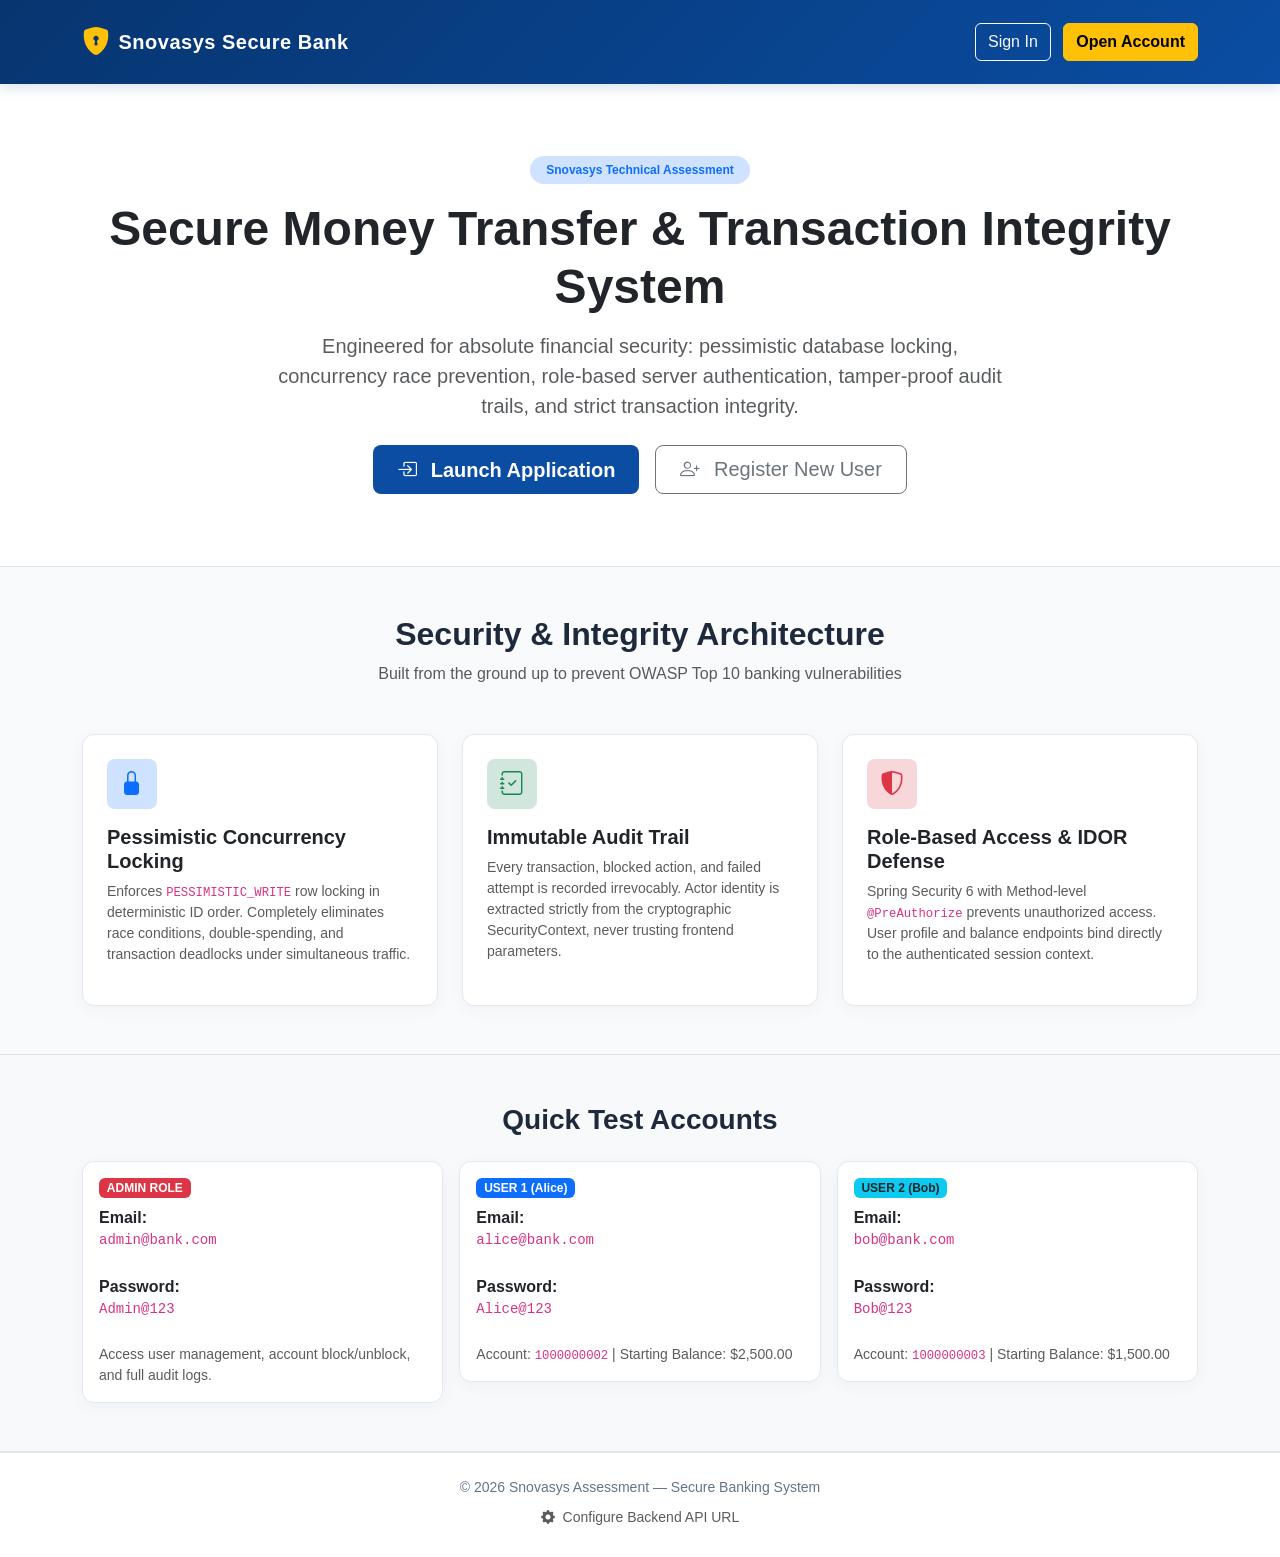
<file: index.html>
<!DOCTYPE html>
<html lang="en">
<head>
  <meta charset="UTF-8">
  <meta name="viewport" content="width=device-width, initial-scale=1.0">
  <title>Snovasys Secure Money Transfer System</title>
  <link href="https://cdn.jsdelivr.net/npm/bootstrap@5.3.3/dist/css/bootstrap.min.css" rel="stylesheet">
  <link rel="stylesheet" href="https://cdn.jsdelivr.net/npm/bootstrap-icons@1.11.3/font/bootstrap-icons.min.css">
  <link rel="stylesheet" href="css/style.css">
</head>
<body>

  <!-- Navigation -->
  <nav class="navbar navbar-expand-lg navbar-dark navbar-bank py-3">
    <div class="container">
      <a class="navbar-brand d-flex align-items-center" href="index.html">
        <i class="bi bi-shield-lock-fill fs-3 me-2 text-warning"></i>
        <span>Snovasys Secure Bank</span>
      </a>
      <div class="ms-auto">
        <a href="login.html" class="btn btn-outline-light me-2">Sign In</a>
        <a href="register.html" class="btn btn-warning fw-semibold">Open Account</a>
      </div>
    </div>
  </nav>

  <!-- Hero Section -->
  <header class="py-5 bg-white border-bottom">
    <div class="container py-4 text-center">
      <span class="badge bg-primary-subtle text-primary px-3 py-2 rounded-pill fw-semibold mb-3">
        Snovasys Technical Assessment
      </span>
      <h1 class="display-5 fw-bold text-dark mb-3">
        Secure Money Transfer & Transaction Integrity System
      </h1>
      <p class="lead text-muted mx-auto col-lg-8 mb-4">
        Engineered for absolute financial security: pessimistic database locking, concurrency race prevention,
        role-based server authentication, tamper-proof audit trails, and strict transaction integrity.
      </p>
      <div class="d-flex justify-content-center gap-3">
        <a href="login.html" class="btn btn-bank-primary btn-lg px-4">
          <i class="bi bi-box-arrow-in-right me-2"></i> Launch Application
        </a>
        <a href="register.html" class="btn btn-outline-secondary btn-lg px-4">
          <i class="bi bi-person-plus me-2"></i> Register New User
        </a>
      </div>
    </div>
  </header>

  <!-- Core Security Architecture Pillars -->
  <section class="container py-5">
    <div class="text-center mb-5">
      <h2 class="fw-bold">Security & Integrity Architecture</h2>
      <p class="text-muted">Built from the ground up to prevent OWASP Top 10 banking vulnerabilities</p>
    </div>

    <div class="row g-4">
      <div class="col-md-4">
        <div class="card bank-card h-100 p-4">
          <div class="d-inline-flex align-items-center justify-content-center bg-primary-subtle text-primary rounded-3 p-3 mb-3" style="width: 50px; height: 50px;">
            <i class="bi bi-lock-fill fs-4"></i>
          </div>
          <h5 class="fw-bold">Pessimistic Concurrency Locking</h5>
          <p class="text-muted small">
            Enforces <code>PESSIMISTIC_WRITE</code> row locking in deterministic ID order. Completely eliminates
            race conditions, double-spending, and transaction deadlocks under simultaneous traffic.
          </p>
        </div>
      </div>

      <div class="col-md-4">
        <div class="card bank-card h-100 p-4">
          <div class="d-inline-flex align-items-center justify-content-center bg-success-subtle text-success rounded-3 p-3 mb-3" style="width: 50px; height: 50px;">
            <i class="bi bi-journal-check fs-4"></i>
          </div>
          <h5 class="fw-bold">Immutable Audit Trail</h5>
          <p class="text-muted small">
            Every transaction, blocked action, and failed attempt is recorded irrevocably. Actor identity is extracted
            strictly from the cryptographic SecurityContext, never trusting frontend parameters.
          </p>
        </div>
      </div>

      <div class="col-md-4">
        <div class="card bank-card h-100 p-4">
          <div class="d-inline-flex align-items-center justify-content-center bg-danger-subtle text-danger rounded-3 p-3 mb-3" style="width: 50px; height: 50px;">
            <i class="bi bi-shield-shaded fs-4"></i>
          </div>
          <h5 class="fw-bold">Role-Based Access & IDOR Defense</h5>
          <p class="text-muted small">
            Spring Security 6 with Method-level <code>@PreAuthorize</code> prevents unauthorized access. User profile and
            balance endpoints bind directly to the authenticated session context.
          </p>
        </div>
      </div>
    </div>
  </section>

  <!-- Demo Accounts Section -->
  <section class="bg-light py-5 border-top border-bottom">
    <div class="container text-center">
      <h3 class="fw-bold mb-4">Quick Test Accounts</h3>
      <div class="row justify-content-center g-3">
        <div class="col-md-4">
          <div class="card bank-card p-3 text-start">
            <span class="badge bg-danger mb-2 align-self-start">ADMIN ROLE</span>
            <strong>Email:</strong> <code>admin@bank.com</code><br>
            <strong>Password:</strong> <code>Admin@123</code><br>
            <small class="text-muted">Access user management, account block/unblock, and full audit logs.</small>
          </div>
        </div>
        <div class="col-md-4">
          <div class="card bank-card p-3 text-start">
            <span class="badge bg-primary mb-2 align-self-start">USER 1 (Alice)</span>
            <strong>Email:</strong> <code>alice@bank.com</code><br>
            <strong>Password:</strong> <code>Alice@123</code><br>
            <small class="text-muted">Account: <code>1000000002</code> | Starting Balance: $2,500.00</small>
          </div>
        </div>
        <div class="col-md-4">
          <div class="card bank-card p-3 text-start">
            <span class="badge bg-info text-dark mb-2 align-self-start">USER 2 (Bob)</span>
            <strong>Email:</strong> <code>bob@bank.com</code><br>
            <strong>Password:</strong> <code>Bob@123</code><br>
            <small class="text-muted">Account: <code>1000000003</code> | Starting Balance: $1,500.00</small>
          </div>
        </div>
      </div>
    </div>
  </section>

  <footer class="py-4 text-center">
    <div class="container">
      <p class="mb-1">&copy; 2026 Snovasys Assessment &mdash; Secure Banking System</p>
      <div>
        <button class="btn btn-sm btn-link text-muted text-decoration-none" onclick="configureApiEndpoint()">
          <i class="bi bi-gear-fill me-1"></i> Configure Backend API URL
        </button>
      </div>
    </div>
  </footer>

  <script src="https://cdn.jsdelivr.net/npm/bootstrap@5.3.3/dist/js/bootstrap.bundle.min.js"></script>
  <script src="js/api.js"></script>
</body>
</html>
</file>
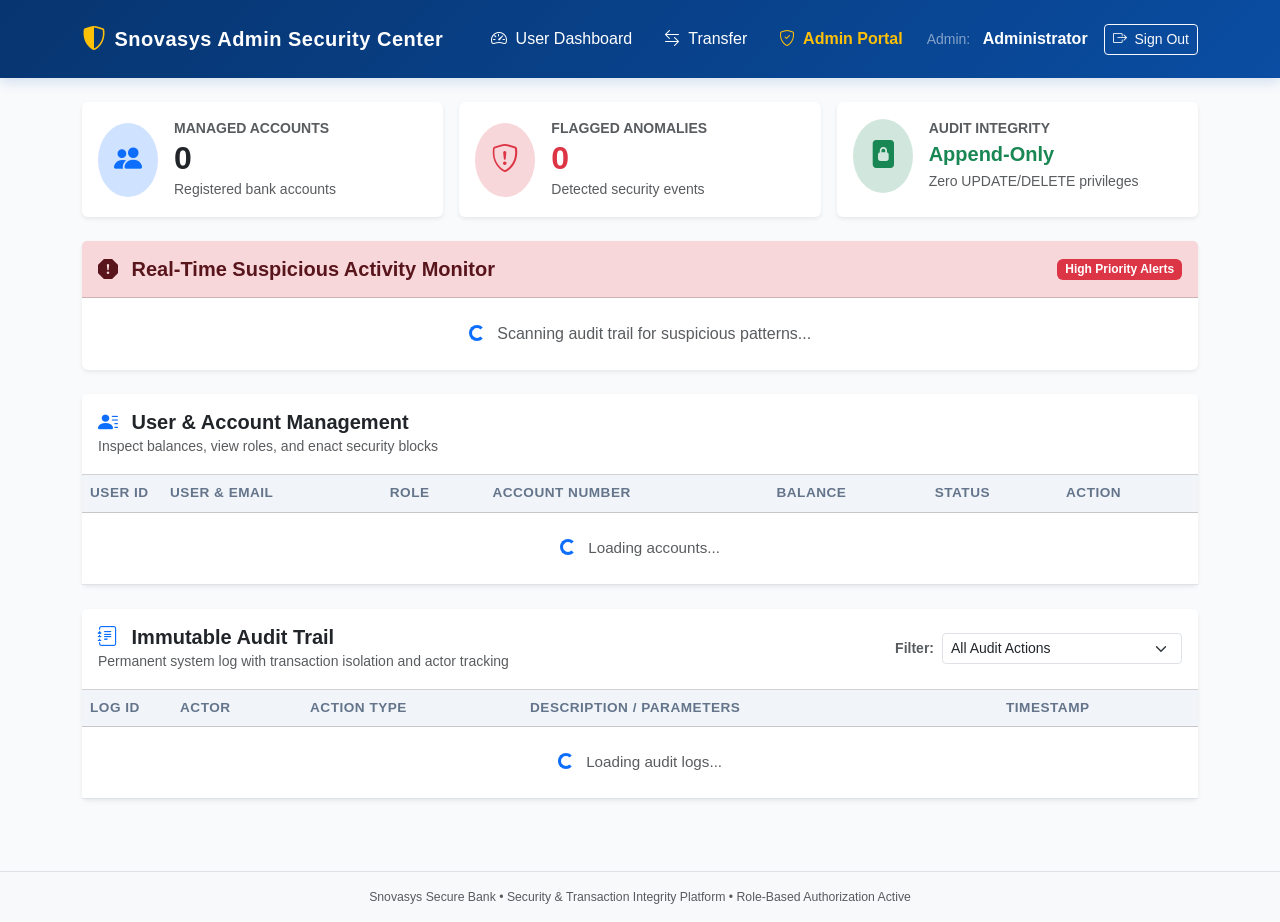
<file: admin.html>
<!DOCTYPE html>
<html lang="en">
<head>
  <meta charset="UTF-8">
  <meta name="viewport" content="width=device-width, initial-scale=1.0">
  <title>Admin Portal &mdash; Snovasys Secure Bank</title>
  <link href="https://cdn.jsdelivr.net/npm/bootstrap@5.3.3/dist/css/bootstrap.min.css" rel="stylesheet">
  <link rel="stylesheet" href="https://cdn.jsdelivr.net/npm/bootstrap-icons@1.11.3/font/bootstrap-icons.min.css">
  <link rel="stylesheet" href="css/style.css">
</head>
<body>

  <!-- Top Navigation -->
  <nav class="navbar navbar-expand-lg navbar-dark navbar-bank py-3">
    <div class="container">
      <a class="navbar-brand d-flex align-items-center" href="dashboard.html">
        <i class="bi bi-shield-shaded fs-4 me-2 text-warning"></i>
        <span>Snovasys Admin Security Center</span>
      </a>

      <div class="collapse navbar-collapse" id="navbarNav">
        <ul class="navbar-nav ms-auto align-items-center">
          <li class="nav-item me-3">
            <a class="nav-link text-white" href="dashboard.html"><i class="bi bi-speedometer2 me-1"></i> User Dashboard</a>
          </li>
          <li class="nav-item me-3">
            <a class="nav-link text-white" href="transfer.html"><i class="bi bi-arrow-left-right me-1"></i> Transfer</a>
          </li>
          <li class="nav-item me-3">
            <a class="nav-link active text-warning fw-semibold" href="admin.html"><i class="bi bi-shield-check me-1"></i> Admin Portal</a>
          </li>
          <li class="nav-item me-3">
            <span class="text-white-50 small me-2">Admin:</span>
            <span class="text-white fw-bold" id="navAdminName">Administrator</span>
          </li>
          <li class="nav-item">
            <button class="btn btn-sm btn-outline-light" onclick="logout()">
              <i class="bi bi-box-arrow-right me-1"></i> Sign Out
            </button>
          </li>
        </ul>
      </div>
    </div>
  </nav>

  <div class="container py-4">

    <!-- Overview Metrics Cards -->
    <div class="row g-3 mb-4">
      <div class="col-md-4">
        <div class="card shadow-sm border-0 h-100 p-3">
          <div class="d-flex align-items-center">
            <div class="rounded-circle bg-primary-subtle text-primary p-3 me-3 fs-3">
              <i class="bi bi-people-fill"></i>
            </div>
            <div>
              <div class="text-muted small text-uppercase fw-semibold">Managed Accounts</div>
              <h2 class="fw-bold mb-0" id="totalUsersCount">0</h2>
              <small class="text-muted">Registered bank accounts</small>
            </div>
          </div>
        </div>
      </div>

      <div class="col-md-4">
        <div class="card shadow-sm border-0 h-100 p-3">
          <div class="d-flex align-items-center">
            <div class="rounded-circle bg-danger-subtle text-danger p-3 me-3 fs-3">
              <i class="bi bi-shield-exclamation"></i>
            </div>
            <div>
              <div class="text-muted small text-uppercase fw-semibold">Flagged Anomalies</div>
              <h2 class="fw-bold mb-0 text-danger" id="suspiciousCount">0</h2>
              <small class="text-muted">Detected security events</small>
            </div>
          </div>
        </div>
      </div>

      <div class="col-md-4">
        <div class="card shadow-sm border-0 h-100 p-3">
          <div class="d-flex align-items-center">
            <div class="rounded-circle bg-success-subtle text-success p-3 me-3 fs-3">
              <i class="bi bi-file-lock2-fill"></i>
            </div>
            <div>
              <div class="text-muted small text-uppercase fw-semibold">Audit Integrity</div>
              <div class="fw-bold fs-5 text-success">Append-Only</div>
              <small class="text-muted">Zero UPDATE/DELETE privileges</small>
            </div>
          </div>
        </div>
      </div>
    </div>

    <!-- Suspicious Activities Alert Section -->
    <div class="card shadow-sm border-0 mb-4">
      <div class="card-header bg-danger-subtle text-danger-emphasis py-3 d-flex justify-content-between align-items-center">
        <h5 class="mb-0 fw-bold"><i class="bi bi-exclamation-octagon-fill me-2"></i> Real-Time Suspicious Activity Monitor</h5>
        <span class="badge bg-danger">High Priority Alerts</span>
      </div>
      <div class="card-body p-0">
        <div id="suspiciousList" class="list-group list-group-flush">
          <div class="p-4 text-center text-muted">
            <div class="spinner-border spinner-border-sm text-primary me-2" role="status"></div>
            Scanning audit trail for suspicious patterns...
          </div>
        </div>
      </div>
    </div>

    <!-- User Account Management Table -->
    <div class="card shadow-sm border-0 mb-4">
      <div class="card-header bg-white py-3 d-flex justify-content-between align-items-center">
        <div>
          <h5 class="mb-0 fw-bold text-dark"><i class="bi bi-person-lines-fill text-primary me-2"></i> User & Account Management</h5>
          <small class="text-muted">Inspect balances, view roles, and enact security blocks</small>
        </div>
      </div>
      <div class="card-body p-0">
        <div class="table-responsive">
          <table class="table table-hover align-middle mb-0">
            <thead class="table-light">
              <tr>
                <th scope="col" style="width: 80px;">User ID</th>
                <th scope="col">User & Email</th>
                <th scope="col">Role</th>
                <th scope="col">Account Number</th>
                <th scope="col">Balance</th>
                <th scope="col">Status</th>
                <th scope="col" style="width: 140px;">Action</th>
              </tr>
            </thead>
            <tbody id="usersTableBody">
              <tr>
                <td colspan="7" class="text-center text-muted py-4">
                  <div class="spinner-border spinner-border-sm text-primary me-2" role="status"></div>
                  Loading accounts...
                </td>
              </tr>
            </tbody>
          </table>
        </div>
      </div>
    </div>

    <!-- Immutable Audit Trail -->
    <div class="card shadow-sm border-0">
      <div class="card-header bg-white py-3 d-flex flex-wrap justify-content-between align-items-center gap-2">
        <div>
          <h5 class="mb-0 fw-bold text-dark"><i class="bi bi-journal-text text-primary me-2"></i> Immutable Audit Trail</h5>
          <small class="text-muted">Permanent system log with transaction isolation and actor tracking</small>
        </div>
        <div class="d-flex align-items-center gap-2">
          <label for="auditFilter" class="form-label mb-0 text-muted small fw-semibold">Filter:</label>
          <select id="auditFilter" class="form-select form-select-sm" style="width: 240px;">
            <option value="ALL">All Audit Actions</option>
            <option value="TRANSFER_SUCCESS">TRANSFER_SUCCESS</option>
            <option value="TRANSFER_FAILED_INSUFFICIENT_FUNDS">INSUFFICIENT FUNDS</option>
            <option value="TRANSFER_FAILED_INACTIVE_ACCOUNT">INACTIVE ACCOUNT</option>
            <option value="TRANSFER_FAILED_DUPLICATE_IDEMPOTENCY">DUPLICATE TRANSACTION</option>
            <option value="TRANSFER_FAILED_SELF_TRANSFER">SELF TRANSFER ATTEMPT</option>
            <option value="ADMIN_BLOCK_USER">ADMIN_BLOCK_USER</option>
            <option value="ADMIN_UNBLOCK_USER">ADMIN_UNBLOCK_USER</option>
          </select>
        </div>
      </div>
      <div class="card-body p-0">
        <div class="table-responsive" style="max-height: 480px; overflow-y: auto;">
          <table class="table table-hover align-middle mb-0">
            <thead class="table-light sticky-top">
              <tr>
                <th scope="col" style="width: 90px;">Log ID</th>
                <th scope="col" style="width: 130px;">Actor</th>
                <th scope="col" style="width: 220px;">Action Type</th>
                <th scope="col">Description / Parameters</th>
                <th scope="col" style="width: 200px;">Timestamp</th>
              </tr>
            </thead>
            <tbody id="auditTableBody">
              <tr>
                <td colspan="5" class="text-center text-muted py-4">
                  <div class="spinner-border spinner-border-sm text-primary me-2" role="status"></div>
                  Loading audit logs...
                </td>
              </tr>
            </tbody>
          </table>
        </div>
      </div>
    </div>

  </div>

  <footer class="footer mt-5 py-3 bg-light border-top">
    <div class="container text-center text-muted small">
      Snovasys Secure Bank &bull; Security & Transaction Integrity Platform &bull; Role-Based Authorization Active
    </div>
  </footer>

  <script src="https://cdn.jsdelivr.net/npm/bootstrap@5.3.3/dist/js/bootstrap.bundle.min.js"></script>
  <script src="js/api.js"></script>
  <script src="js/admin.js"></script>
</body>
</html>
</file>
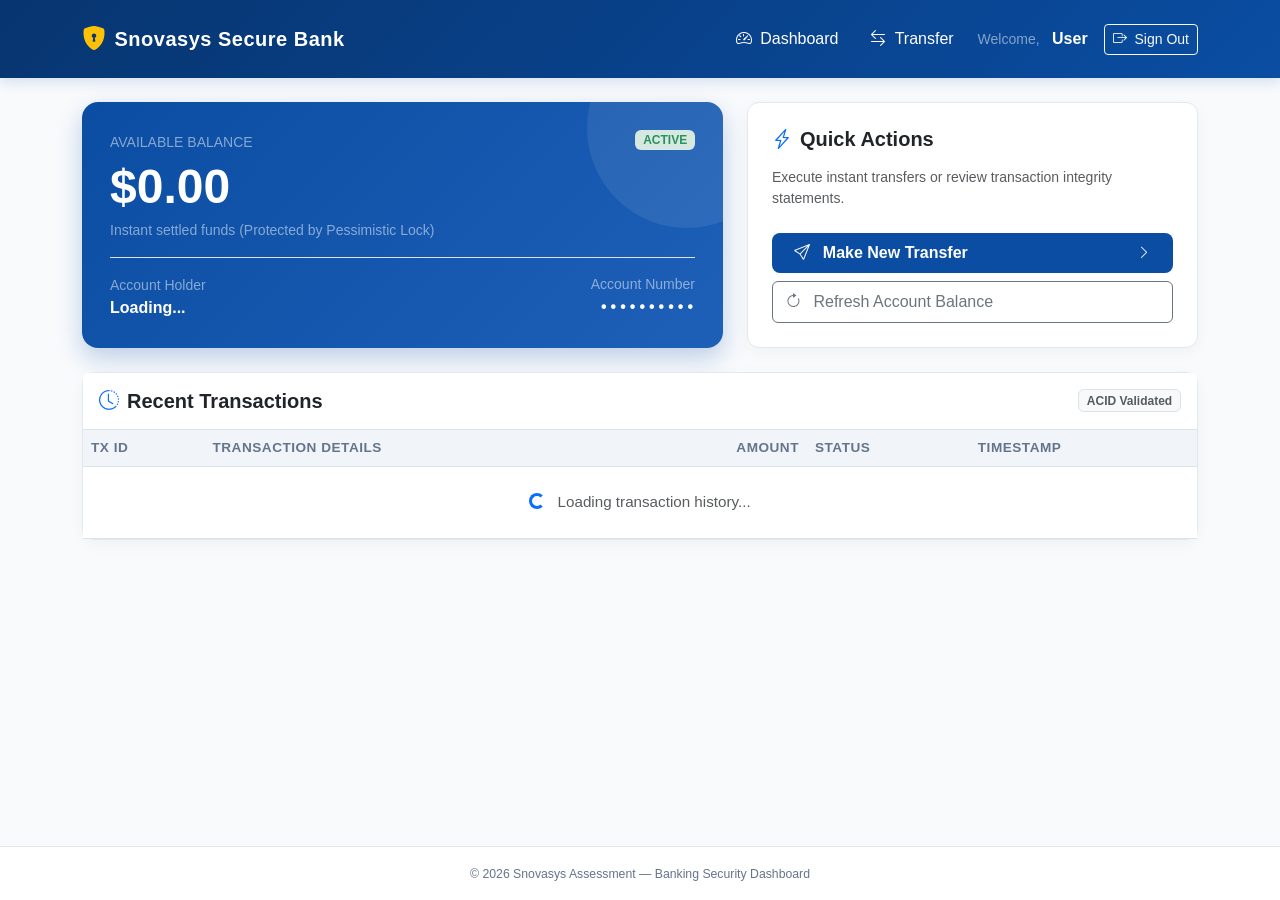
<file: dashboard.html>
<!DOCTYPE html>
<html lang="en">
<head>
  <meta charset="UTF-8">
  <meta name="viewport" content="width=device-width, initial-scale=1.0">
  <title>Dashboard &mdash; Snovasys Secure Bank</title>
  <link href="https://cdn.jsdelivr.net/npm/bootstrap@5.3.3/dist/css/bootstrap.min.css" rel="stylesheet">
  <link rel="stylesheet" href="https://cdn.jsdelivr.net/npm/bootstrap-icons@1.11.3/font/bootstrap-icons.min.css">
  <link rel="stylesheet" href="css/style.css">
</head>
<body>

  <!-- Top Navigation -->
  <nav class="navbar navbar-expand-lg navbar-dark navbar-bank py-3">
    <div class="container">
      <a class="navbar-brand d-flex align-items-center" href="dashboard.html">
        <i class="bi bi-shield-lock-fill fs-4 me-2 text-warning"></i>
        <span>Snovasys Secure Bank</span>
      </a>

      <div class="collapse navbar-collapse" id="navbarNav">
        <ul class="navbar-nav ms-auto align-items-center">
          <li class="nav-item me-3">
            <a class="nav-link active" href="dashboard.html"><i class="bi bi-speedometer2 me-1"></i> Dashboard</a>
          </li>
          <li class="nav-item me-3">
            <a class="nav-link text-white" href="transfer.html"><i class="bi bi-arrow-left-right me-1"></i> Transfer</a>
          </li>
          <li class="nav-item me-3 d-none" id="navAdminLink">
            <a class="nav-link text-warning fw-semibold" href="admin.html"><i class="bi bi-shield-shaded me-1"></i> Admin Portal</a>
          </li>
          <li class="nav-item me-3">
            <span class="text-white-50 small me-2">Welcome,</span>
            <span class="text-white fw-bold" id="navUserName">User</span>
          </li>
          <li class="nav-item">
            <button class="btn btn-sm btn-outline-light" onclick="logout()">
              <i class="bi bi-box-arrow-right me-1"></i> Sign Out
            </button>
          </li>
        </ul>
      </div>
    </div>
  </nav>

  <div class="container py-4">
    <!-- Top Summary Row -->
    <div class="row g-4 mb-4">
      <!-- Balance Card -->
      <div class="col-lg-7">
        <div class="balance-card">
          <div class="d-flex justify-content-between align-items-start mb-3">
            <div>
              <small class="text-white-50 text-uppercase tracking-wider">Available Balance</small>
              <h1 class="display-5 fw-bold my-1" id="accBalance">$0.00</h1>
              <div class="small text-white-50">Instant settled funds (Protected by Pessimistic Lock)</div>
            </div>
            <span id="accStatusBadge" class="badge bg-success-subtle text-success">ACTIVE</span>
          </div>

          <div class="d-flex justify-content-between align-items-end pt-3 border-top border-white-50">
            <div>
              <small class="text-white-50 d-block">Account Holder</small>
              <strong id="accHolderName" class="fs-6">Loading...</strong>
            </div>
            <div class="text-end">
              <small class="text-white-50 d-block">Account Number</small>
              <span id="accNumber" class="font-monospace fs-6 fw-bold">••••••••••</span>
            </div>
          </div>
        </div>
      </div>

      <!-- Quick Actions Card -->
      <div class="col-lg-5">
        <div class="card bank-card p-4 h-100 d-flex flex-column justify-content-between">
          <div>
            <h5 class="fw-bold mb-3"><i class="bi bi-lightning-charge text-primary me-2"></i>Quick Actions</h5>
            <p class="text-muted small">Execute instant transfers or review transaction integrity statements.</p>
          </div>

          <div class="d-grid gap-2">
            <a href="transfer.html" class="btn btn-bank-primary py-2 text-start d-flex justify-content-between align-items-center">
              <span><i class="bi bi-send me-2"></i> Make New Transfer</span>
              <i class="bi bi-chevron-right small"></i>
            </a>
            <button id="btnRefresh" class="btn btn-outline-secondary py-2 text-start">
              <i class="bi bi-arrow-clockwise me-2"></i> Refresh Account Balance
            </button>
          </div>
        </div>
      </div>
    </div>

    <!-- Transaction History -->
    <div class="card bank-card">
      <div class="card-header bg-white py-3 border-bottom d-flex justify-content-between align-items-center">
        <h5 class="fw-bold mb-0"><i class="bi bi-clock-history text-primary me-2"></i>Recent Transactions</h5>
        <span class="badge bg-light text-muted border">ACID Validated</span>
      </div>

      <div class="table-responsive">
        <table class="table table-hover align-middle mb-0">
          <thead>
            <tr>
              <th>Tx ID</th>
              <th>Transaction Details</th>
              <th class="text-end">Amount</th>
              <th>Status</th>
              <th>Timestamp</th>
            </tr>
          </thead>
          <tbody id="txTableBody">
            <tr>
              <td colspan="5" class="text-center py-4 text-muted">
                <div class="spinner-border spinner-border-sm text-primary me-2"></div> Loading transaction history...
              </td>
            </tr>
          </tbody>
        </table>

        <div id="txEmptyState" class="text-center py-5 d-none">
          <i class="bi bi-inbox fs-1 text-muted"></i>
          <p class="text-muted mt-2">No transactions recorded yet.</p>
          <a href="transfer.html" class="btn btn-sm btn-bank-primary">Make First Transfer</a>
        </div>
      </div>
    </div>
  </div>

  <footer class="py-3 text-center">
    <div class="container">
      <small>&copy; 2026 Snovasys Assessment &mdash; Banking Security Dashboard</small>
    </div>
  </footer>

  <script src="https://cdn.jsdelivr.net/npm/bootstrap@5.3.3/dist/js/bootstrap.bundle.min.js"></script>
  <script src="js/api.js"></script>
  <script src="js/dashboard.js"></script>
</body>
</html>
</file>
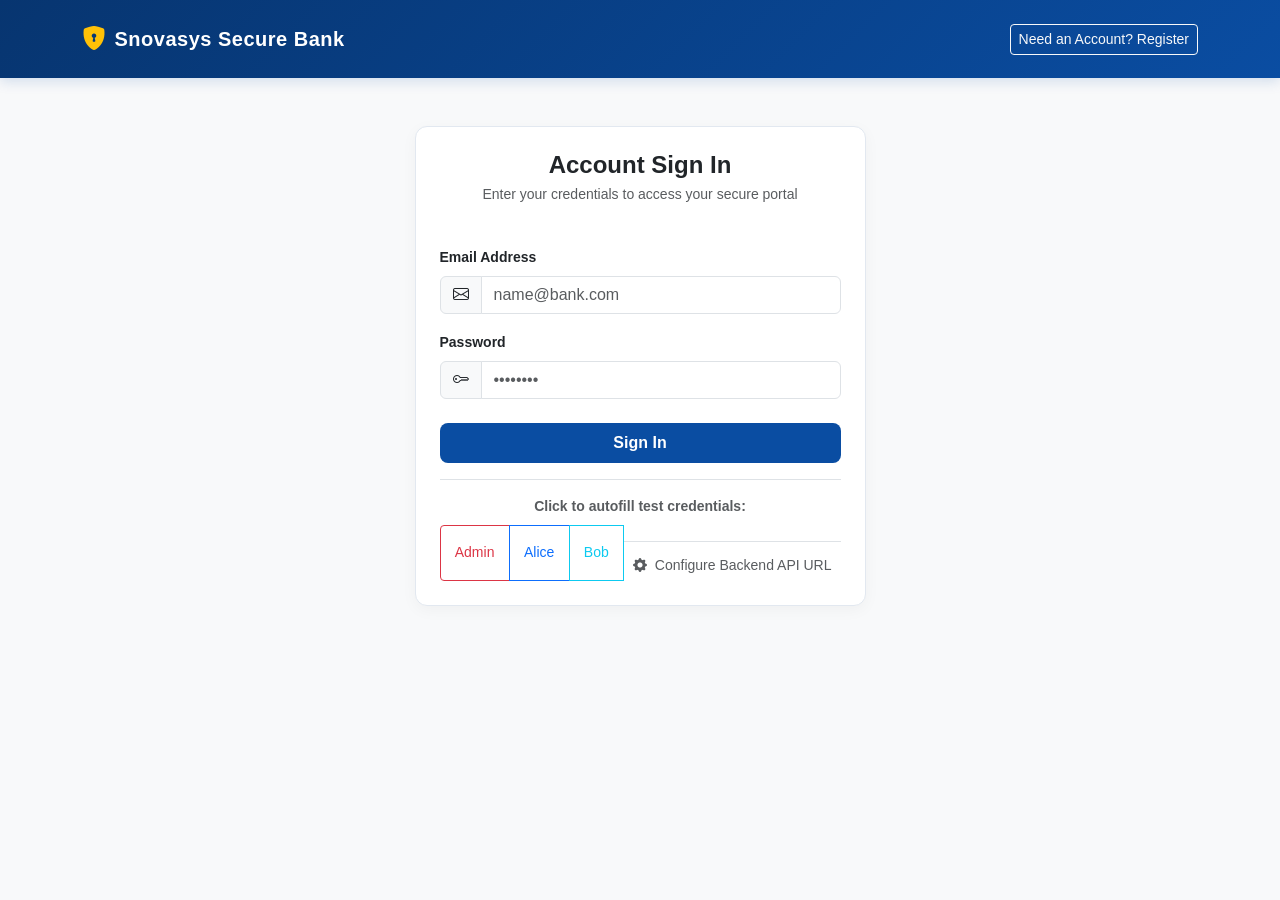
<file: login.html>
<!DOCTYPE html>
<html lang="en">
<head>
  <meta charset="UTF-8">
  <meta name="viewport" content="width=device-width, initial-scale=1.0">
  <title>Sign In &mdash; Snovasys Secure Bank</title>
  <link href="https://cdn.jsdelivr.net/npm/bootstrap@5.3.3/dist/css/bootstrap.min.css" rel="stylesheet">
  <link rel="stylesheet" href="https://cdn.jsdelivr.net/npm/bootstrap-icons@1.11.3/font/bootstrap-icons.min.css">
  <link rel="stylesheet" href="css/style.css">
</head>
<body class="bg-light">

  <nav class="navbar navbar-dark navbar-bank py-3">
    <div class="container">
      <a class="navbar-brand d-flex align-items-center" href="index.html">
        <i class="bi bi-shield-lock-fill fs-4 me-2 text-warning"></i>
        <span>Snovasys Secure Bank</span>
      </a>
      <a href="register.html" class="btn btn-sm btn-outline-light">Need an Account? Register</a>
    </div>
  </nav>

  <div class="container py-5">
    <div class="row justify-content-center">
      <div class="col-md-5">
        <div class="card bank-card p-4">
          <div class="text-center mb-4">
            <h4 class="fw-bold mb-1">Account Sign In</h4>
            <p class="text-muted small">Enter your credentials to access your secure portal</p>
          </div>

          <div id="authAlert" class="alert d-none"></div>

          <form id="loginForm">
            <div class="mb-3">
              <label for="email" class="form-label small fw-semibold">Email Address</label>
              <div class="input-group">
                <span class="input-group-text"><i class="bi bi-envelope"></i></span>
                <input type="email" class="form-control" id="email" placeholder="name@bank.com" required>
              </div>
            </div>

            <div class="mb-4">
              <label for="password" class="form-label small fw-semibold">Password</label>
              <div class="input-group">
                <span class="input-group-text"><i class="bi bi-key"></i></span>
                <input type="password" class="form-control" id="password" placeholder="••••••••" required>
              </div>
            </div>

            <button type="submit" class="btn btn-bank-primary w-100 py-2 mb-3">
              Sign In
            </button>
          </form>

          <!-- Quick Fill Demo Accounts -->
          <div class="border-top pt-3 text-center">
            <small class="text-muted d-block mb-2 fw-semibold">Click to autofill test credentials:</small>
            <div class="btn-group btn-group-sm w-100" role="group">
              <button class="btn btn-outline-danger btn-demo-fill" data-email="admin@bank.com" data-pass="Admin@123">
                Admin
              </button>
              <button class="btn btn-outline-primary btn-demo-fill" data-email="alice@bank.com" data-pass="Alice@123">
                Alice
              </button>
              <button class="btn btn-outline-info btn-demo-fill" data-email="bob@bank.com" data-pass="Bob@123">
                Bob
              </button>
              <div class="mt-3 pt-2 border-top text-center">
                <button type="button" class="btn btn-sm btn-link text-muted text-decoration-none" onclick="configureApiEndpoint()">
                  <i class="bi bi-gear-fill me-1"></i> Configure Backend API URL
                </button>
              </div>
            </div>
          </div>
        </div>
      </div>
    </div>
  </div>

  <script src="https://cdn.jsdelivr.net/npm/bootstrap@5.3.3/dist/js/bootstrap.bundle.min.js"></script>
  <script src="js/api.js"></script>
  <script src="js/auth.js"></script>
</body>
</html>
</file>
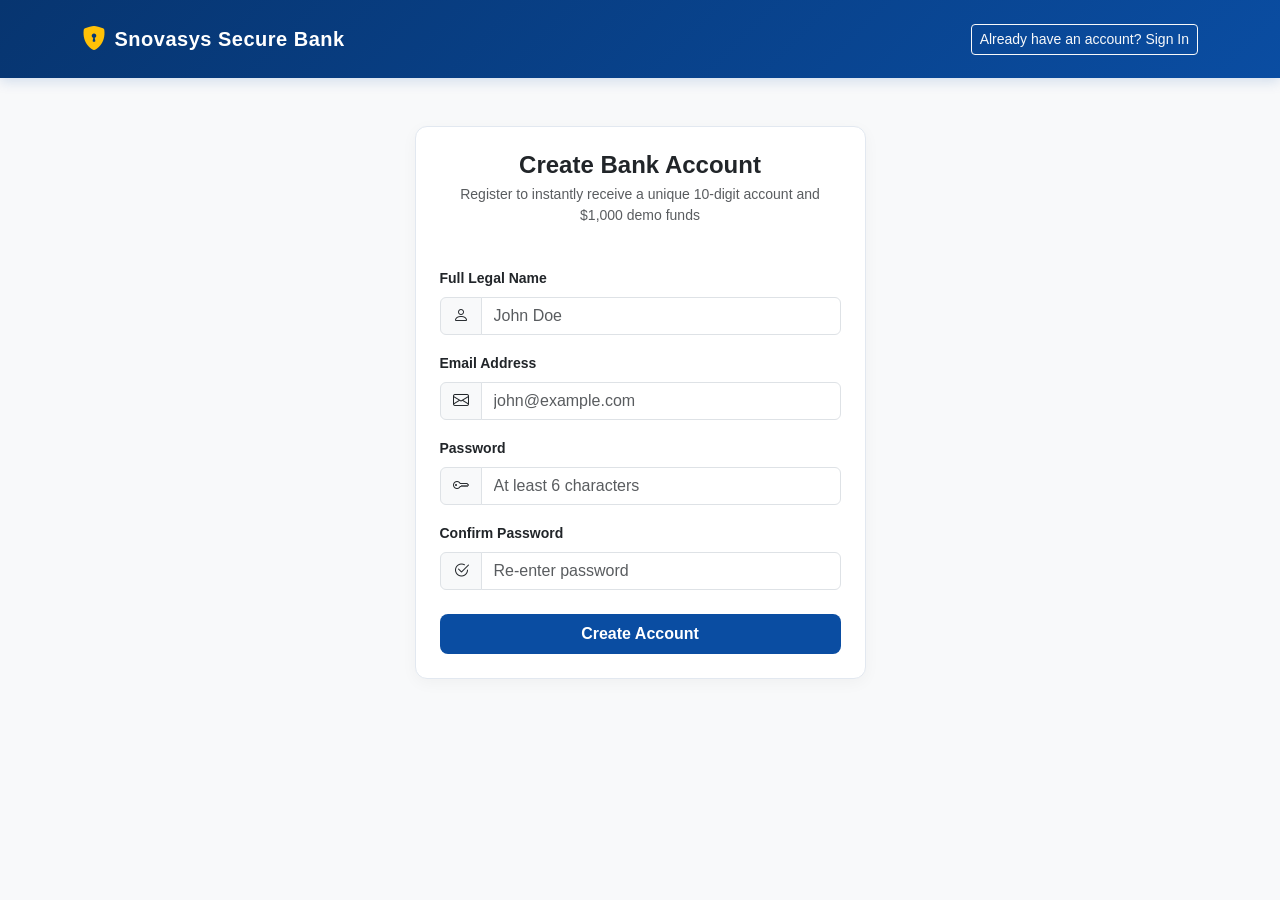
<file: register.html>
<!DOCTYPE html>
<html lang="en">
<head>
  <meta charset="UTF-8">
  <meta name="viewport" content="width=device-width, initial-scale=1.0">
  <title>Open Account &mdash; Snovasys Secure Bank</title>
  <link href="https://cdn.jsdelivr.net/npm/bootstrap@5.3.3/dist/css/bootstrap.min.css" rel="stylesheet">
  <link rel="stylesheet" href="https://cdn.jsdelivr.net/npm/bootstrap-icons@1.11.3/font/bootstrap-icons.min.css">
  <link rel="stylesheet" href="css/style.css">
</head>
<body class="bg-light">

  <nav class="navbar navbar-dark navbar-bank py-3">
    <div class="container">
      <a class="navbar-brand d-flex align-items-center" href="index.html">
        <i class="bi bi-shield-lock-fill fs-4 me-2 text-warning"></i>
        <span>Snovasys Secure Bank</span>
      </a>
      <a href="login.html" class="btn btn-sm btn-outline-light">Already have an account? Sign In</a>
    </div>
  </nav>

  <div class="container py-5">
    <div class="row justify-content-center">
      <div class="col-md-5">
        <div class="card bank-card p-4">
          <div class="text-center mb-4">
            <h4 class="fw-bold mb-1">Create Bank Account</h4>
            <p class="text-muted small">Register to instantly receive a unique 10-digit account and $1,000 demo funds</p>
          </div>

          <div id="authAlert" class="alert d-none"></div>

          <form id="registerForm">
            <div class="mb-3">
              <label for="name" class="form-label small fw-semibold">Full Legal Name</label>
              <div class="input-group">
                <span class="input-group-text"><i class="bi bi-person"></i></span>
                <input type="text" class="form-control" id="name" placeholder="John Doe" required minlength="2">
              </div>
            </div>

            <div class="mb-3">
              <label for="email" class="form-label small fw-semibold">Email Address</label>
              <div class="input-group">
                <span class="input-group-text"><i class="bi bi-envelope"></i></span>
                <input type="email" class="form-control" id="email" placeholder="john@example.com" required>
              </div>
            </div>

            <div class="mb-3">
              <label for="password" class="form-label small fw-semibold">Password</label>
              <div class="input-group">
                <span class="input-group-text"><i class="bi bi-key"></i></span>
                <input type="password" class="form-control" id="password" placeholder="At least 6 characters" required minlength="6">
              </div>
            </div>

            <div class="mb-4">
              <label for="confirmPassword" class="form-label small fw-semibold">Confirm Password</label>
              <div class="input-group">
                <span class="input-group-text"><i class="bi bi-check2-circle"></i></span>
                <input type="password" class="form-control" id="confirmPassword" placeholder="Re-enter password" required minlength="6">
              </div>
            </div>

            <button type="submit" class="btn btn-bank-primary w-100 py-2">
              Create Account
            </button>
          </form>
        </div>
      </div>
    </div>
  </div>

  <script src="https://cdn.jsdelivr.net/npm/bootstrap@5.3.3/dist/js/bootstrap.bundle.min.js"></script>
  <script src="js/api.js"></script>
  <script src="js/auth.js"></script>
</body>
</html>
</file>
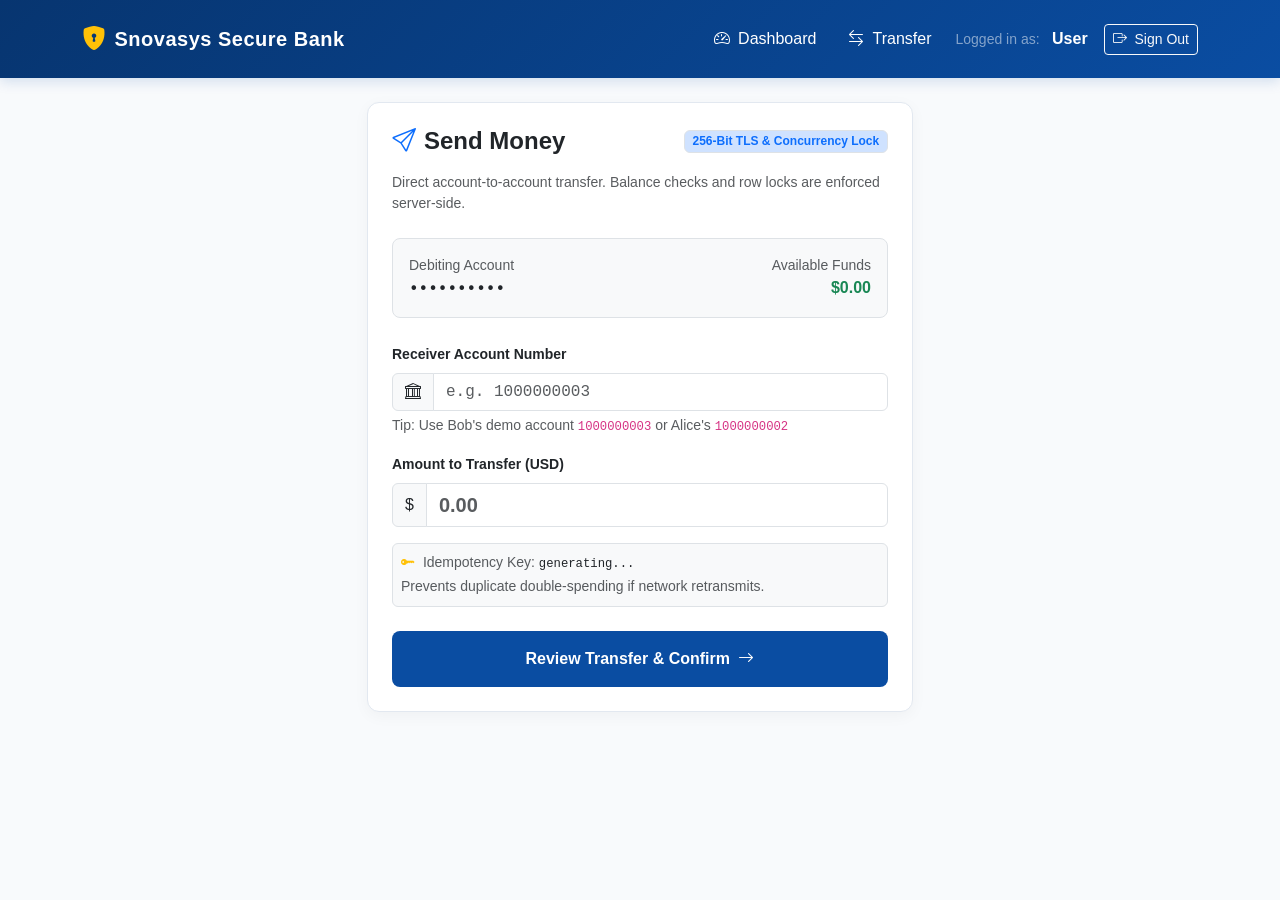
<file: transfer.html>
<!DOCTYPE html>
<html lang="en">
<head>
  <meta charset="UTF-8">
  <meta name="viewport" content="width=device-width, initial-scale=1.0">
  <title>Transfer Money &mdash; Snovasys Secure Bank</title>
  <link href="https://cdn.jsdelivr.net/npm/bootstrap@5.3.3/dist/css/bootstrap.min.css" rel="stylesheet">
  <link rel="stylesheet" href="https://cdn.jsdelivr.net/npm/bootstrap-icons@1.11.3/font/bootstrap-icons.min.css">
  <link rel="stylesheet" href="css/style.css">
</head>
<body>

  <!-- Top Navigation -->
  <nav class="navbar navbar-expand-lg navbar-dark navbar-bank py-3">
    <div class="container">
      <a class="navbar-brand d-flex align-items-center" href="dashboard.html">
        <i class="bi bi-shield-lock-fill fs-4 me-2 text-warning"></i>
        <span>Snovasys Secure Bank</span>
      </a>

      <div class="collapse navbar-collapse">
        <ul class="navbar-nav ms-auto align-items-center">
          <li class="nav-item me-3">
            <a class="nav-link text-white" href="dashboard.html"><i class="bi bi-speedometer2 me-1"></i> Dashboard</a>
          </li>
          <li class="nav-item me-3">
            <a class="nav-link active" href="transfer.html"><i class="bi bi-arrow-left-right me-1"></i> Transfer</a>
          </li>
          <li class="nav-item me-3 d-none" id="navAdminLink">
            <a class="nav-link text-warning fw-semibold" href="admin.html"><i class="bi bi-shield-shaded me-1"></i> Admin Portal</a>
          </li>
          <li class="nav-item me-3">
            <span class="text-white-50 small me-2">Logged in as:</span>
            <span class="text-white fw-bold" id="navUserName">User</span>
          </li>
          <li class="nav-item">
            <button class="btn btn-sm btn-outline-light" onclick="logout()">
              <i class="bi bi-box-arrow-right me-1"></i> Sign Out
            </button>
          </li>
        </ul>
      </div>
    </div>
  </nav>

  <div class="container py-4">
    <div class="row justify-content-center">
      <div class="col-lg-6 col-md-8">
        <div class="card bank-card p-4">
          <div class="d-flex justify-content-between align-items-center mb-3">
            <h4 class="fw-bold mb-0"><i class="bi bi-send text-primary me-2"></i>Send Money</h4>
            <span class="badge bg-primary-subtle text-primary border">256-Bit TLS & Concurrency Lock</span>
          </div>
          <p class="text-muted small mb-4">
            Direct account-to-account transfer. Balance checks and row locks are enforced server-side.
          </p>

          <div id="transferAlert" class="alert d-none"></div>

          <!-- Sender Account Summary Bar -->
          <div class="bg-light p-3 rounded-3 mb-4 border d-flex justify-content-between align-items-center">
            <div>
              <small class="text-muted d-block">Debiting Account</small>
              <strong id="senderAccNum" class="font-monospace">••••••••••</strong>
            </div>
            <div class="text-end">
              <small class="text-muted d-block">Available Funds</small>
              <strong id="availBalance" class="text-success fs-6">$0.00</strong>
            </div>
          </div>

          <form id="transferForm">
            <!-- Receiver Account Input -->
            <div class="mb-3">
              <label for="receiverAcc" class="form-label small fw-semibold">Receiver Account Number</label>
              <div class="input-group">
                <span class="input-group-text"><i class="bi bi-bank"></i></span>
                <input type="text" class="form-control font-monospace" id="receiverAcc"
                       placeholder="e.g. 1000000003" required maxlength="20">
              </div>
              <div id="receiverFeedback" class="form-text"></div>
              <small class="text-muted d-block mt-1">
                Tip: Use Bob's demo account <code>1000000003</code> or Alice's <code>1000000002</code>
              </small>
            </div>

            <!-- Amount Input -->
            <div class="mb-3">
              <label for="transferAmount" class="form-label small fw-semibold">Amount to Transfer (USD)</label>
              <div class="input-group">
                <span class="input-group-text">$</span>
                <input type="number" step="0.01" min="0.01" class="form-control fs-5 fw-bold"
                       id="transferAmount" placeholder="0.00" required>
              </div>
            </div>

            <!-- Idempotency Key Info -->
            <div class="bg-light p-2 rounded mb-4 border">
              <small class="text-muted d-block">
                <i class="bi bi-key-fill text-warning me-1"></i> Idempotency Key:
                <span id="idempotencyKeyDisplay" class="font-monospace small text-dark">generating...</span>
              </small>
              <small class="text-muted">Prevents duplicate double-spending if network retransmits.</small>
            </div>

            <button type="submit" class="btn btn-bank-primary w-100 py-3 fw-bold fs-6">
              Review Transfer & Confirm <i class="bi bi-arrow-right ms-1"></i>
            </button>
          </form>
        </div>
      </div>
    </div>
  </div>

  <!-- Confirmation Modal -->
  <div class="modal fade" id="confirmationModal" tabindex="-1" aria-labelledby="confirmModalLabel" aria-hidden="true">
    <div class="modal-dialog modal-dialog-centered">
      <div class="modal-content border-0 shadow">
        <div class="modal-header bg-primary text-white">
          <h5 class="modal-title" id="confirmModalLabel"><i class="bi bi-shield-check me-2"></i>Confirm Transaction</h5>
          <button type="button" class="btn-close btn-close-white" data-bs-dismiss="modal" aria-label="Close"></button>
        </div>
        <div class="modal-body p-4">
          <div class="text-center mb-4">
            <small class="text-muted text-uppercase tracking-wider">Total Transfer Amount</small>
            <h2 class="display-6 fw-bold text-primary my-1" id="modalAmount">$0.00</h2>
            <span class="badge bg-success-subtle text-success">Zero Transfer Fee</span>
          </div>

          <div class="list-group list-group-flush mb-3">
            <div class="list-group-item d-flex justify-content-between px-0">
              <span class="text-muted">From Account</span>
              <strong id="modalSender" class="font-monospace">-</strong>
            </div>
            <div class="list-group-item d-flex justify-content-between px-0">
              <span class="text-muted">To Account</span>
              <strong id="modalReceiver" class="font-monospace">-</strong>
            </div>
            <div class="list-group-item d-flex justify-content-between px-0">
              <span class="text-muted">Recipient Name</span>
              <strong id="modalReceiverName">-</strong>
            </div>
            <div class="list-group-item d-flex justify-content-between px-0">
              <span class="text-muted">Idempotency Guard</span>
              <small id="modalIdempotency" class="font-monospace text-muted">-</small>
            </div>
          </div>

          <div class="alert alert-warning small py-2 mb-0">
            <i class="bi bi-exclamation-triangle-fill me-1"></i>
            Transfers are instantaneous and irrevocable once confirmed.
          </div>
        </div>
        <div class="modal-footer bg-light">
          <button type="button" class="btn btn-outline-secondary" data-bs-dismiss="modal">Cancel</button>
          <button type="button" class="btn btn-bank-primary px-4" id="btnConfirmTransfer">
            Confirm & Transfer
          </button>
        </div>
      </div>
    </div>
  </div>

  <!-- Success Receipt Modal -->
  <div class="modal fade" id="receiptModal" tabindex="-1" aria-hidden="true">
    <div class="modal-dialog modal-dialog-centered">
      <div class="modal-content border-0 shadow">
        <div class="modal-body text-center p-5">
          <div class="d-inline-flex align-items-center justify-content-center bg-success text-white rounded-circle p-3 mb-3" style="width: 70px; height: 70px;">
            <i class="bi bi-check2 fs-1"></i>
          </div>
          <h4 class="fw-bold mb-1">Transfer Successful!</h4>
          <p class="text-muted small mb-4">Your money has been securely transferred and audited.</p>

          <div class="card bg-light p-3 border text-start mb-4">
            <div class="d-flex justify-content-between mb-2">
              <span class="text-muted small">Transaction ID:</span>
              <strong id="receiptTxId" class="font-monospace small">#0</strong>
            </div>
            <div class="d-flex justify-content-between mb-2">
              <span class="text-muted small">Amount Sent:</span>
              <strong id="receiptAmount" class="text-success">$0.00</strong>
            </div>
            <div class="d-flex justify-content-between mb-2">
              <span class="text-muted small">Recipient:</span>
              <span id="receiptReceiver" class="small">-</span>
            </div>
            <div class="d-flex justify-content-between">
              <span class="text-muted small">Settlement Time:</span>
              <span id="receiptTimestamp" class="small text-muted">-</span>
            </div>
          </div>

          <div class="d-grid gap-2">
            <a href="dashboard.html" class="btn btn-bank-primary">Return to Dashboard</a>
            <button type="button" class="btn btn-outline-secondary" data-bs-dismiss="modal">Make Another Transfer</button>
          </div>
        </div>
      </div>
    </div>
  </div>

  <script src="https://cdn.jsdelivr.net/npm/bootstrap@5.3.3/dist/js/bootstrap.bundle.min.js"></script>
  <script src="js/api.js"></script>
  <script src="js/transfer.js"></script>
</body>
</html>
</file>
<file: css/style.css>
/* Modern Corporate Banking Theme - White & Blue */
:root {
  --bank-primary: #0a4da2;
  --bank-primary-dark: #073570;
  --bank-primary-light: #e8f1fc;
  --bank-accent: #00a86b;
  --bank-accent-danger: #dc3545;
  --bank-accent-warning: #ffc107;
  --bank-bg: #f8fafc;
  --bank-card-bg: #ffffff;
  --bank-text-main: #1e293b;
  --bank-text-muted: #64748b;
  --bank-border: #e2e8f0;
}

body {
  font-family: 'Segoe UI', -apple-system, BlinkMacSystemFont, Roboto, sans-serif;
  background-color: var(--bank-bg);
  color: var(--bank-text-main);
  min-height: 100vh;
  display: flex;
  flex-direction: column;
}

.navbar-bank {
  background: linear-gradient(135deg, var(--bank-primary-dark) 0%, var(--bank-primary) 100%);
  box-shadow: 0 4px 12px rgba(10, 77, 162, 0.15);
}

.navbar-bank .navbar-brand {
  font-weight: 700;
  letter-spacing: 0.5px;
  color: #ffffff !important;
}

.bank-card {
  background: var(--bank-card-bg);
  border: 1px solid var(--bank-border);
  border-radius: 12px;
  box-shadow: 0 4px 16px rgba(0, 0, 0, 0.04);
  transition: transform 0.2s ease, box-shadow 0.2s ease;
}

.bank-card:hover {
  box-shadow: 0 6px 20px rgba(0, 0, 0, 0.07);
}

.balance-card {
  background: linear-gradient(135deg, var(--bank-primary) 0%, #1e60b8 100%);
  color: #ffffff;
  border-radius: 16px;
  padding: 1.75rem;
  box-shadow: 0 10px 24px rgba(10, 77, 162, 0.25);
  position: relative;
  overflow: hidden;
}

.balance-card::after {
  content: '';
  position: absolute;
  top: -30%;
  right: -10%;
  width: 200px;
  height: 200px;
  background: rgba(255, 255, 255, 0.08);
  border-radius: 50%;
}

.btn-bank-primary {
  background-color: var(--bank-primary);
  color: #ffffff;
  font-weight: 600;
  border: none;
  border-radius: 8px;
  padding: 0.6rem 1.4rem;
  transition: all 0.2s;
}

.btn-bank-primary:hover {
  background-color: var(--bank-primary-dark);
  color: #ffffff;
  transform: translateY(-1px);
}

.badge-active {
  background-color: #d1fae5;
  color: #065f46;
  font-weight: 600;
  padding: 0.35rem 0.65rem;
  border-radius: 6px;
}

.badge-blocked {
  background-color: #fee2e2;
  color: #991b1b;
  font-weight: 600;
  padding: 0.35rem 0.65rem;
  border-radius: 6px;
}

.badge-success-tx {
  background-color: #ecfdf5;
  color: #047857;
  font-weight: 600;
  padding: 0.35rem 0.65rem;
  border-radius: 6px;
}

.badge-failed-tx {
  background-color: #fef2f2;
  color: #b91c1c;
  font-weight: 600;
  padding: 0.35rem 0.65rem;
  border-radius: 6px;
}

.table th {
  background-color: #f1f5f9;
  color: var(--bank-text-muted);
  font-size: 0.85rem;
  text-transform: uppercase;
  letter-spacing: 0.5px;
  font-weight: 600;
  border-top: none;
}

.table td {
  vertical-align: middle;
  font-size: 0.95rem;
}

footer {
  margin-top: auto;
  background-color: #ffffff;
  border-top: 1px solid var(--bank-border);
  color: var(--bank-text-muted);
  font-size: 0.875rem;
}
</file>
